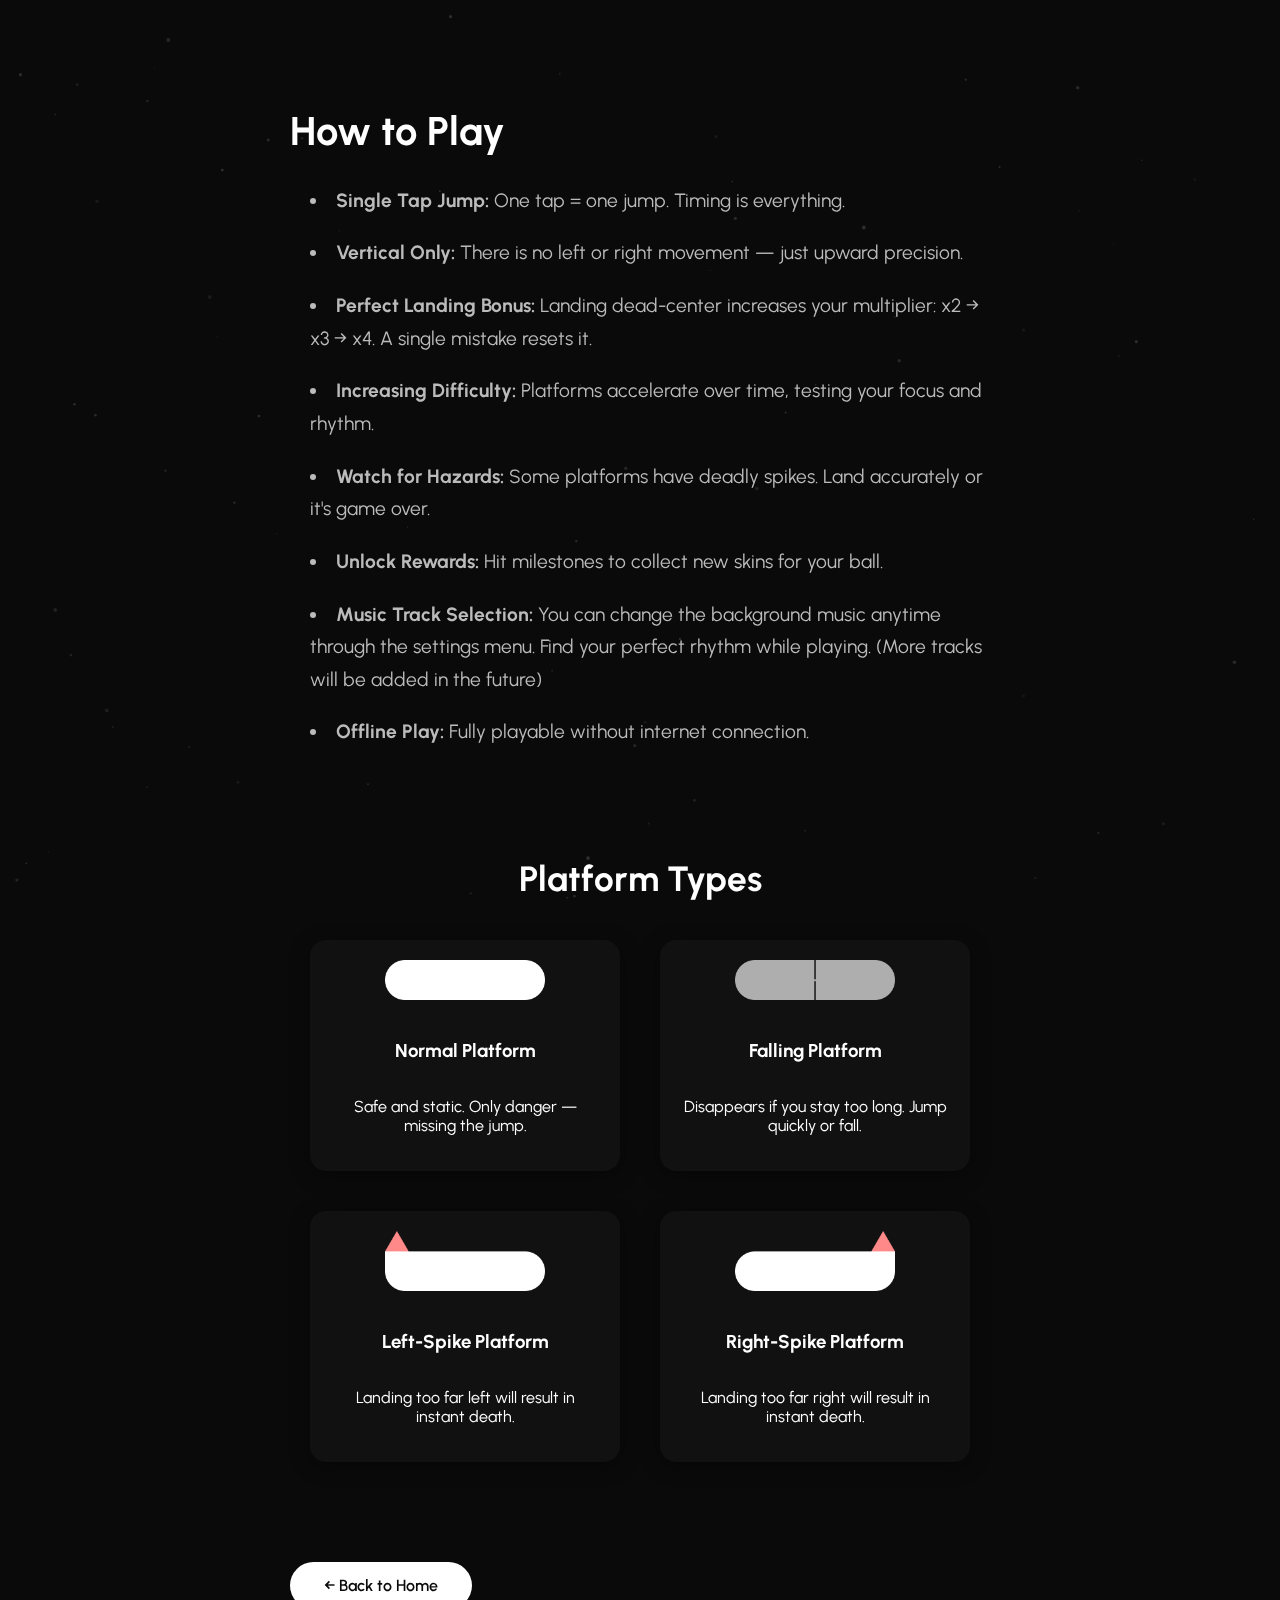
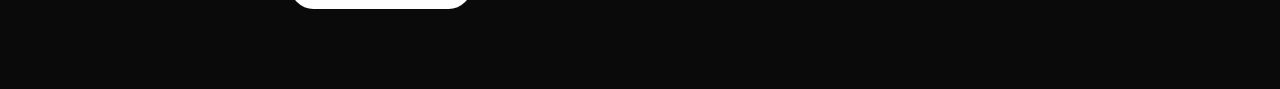
<file: guide.html>
<!DOCTYPE html>
<html lang="en">
<head>
  <meta charset="UTF-8" />
  <meta name="viewport" content="width=device-width, initial-scale=1" />
  <title>How to Play | Platform Jump</title>
  <link href="https://fonts.googleapis.com/css2?family=Urbanist:wght@400;600;700&display=swap" rel="stylesheet" />
  <style>
    body {
      background-color: #0a0a0a;
      font-family: 'Urbanist', sans-serif;
      margin: 0;
      padding: 0;
    }

    #loader {
      position: fixed;
      top: 0;
      left: 0;
      width: 100%;
      height: 100%;
      background-color: #0a0a0a;
      z-index: 9999;
      transition: opacity 1s ease, visibility 1s ease;
      opacity: 1;
      visibility: visible;
    }

    #loader.fade-out {
      opacity: 0;
      visibility: hidden;
    }

    #particles-canvas {
      position: fixed;
      top: 0;
      left: 0;
      width: 100%;
      height: 100%;
      z-index: -1;
      pointer-events: none;
    }

    .privacy-section {
      min-height: 100vh;
      display: flex;
      align-items: center;
      justify-content: center;
      padding: 80px 20px;
      background-color: transparent;
      text-align: center;
      color: #ffffff;
      position: relative;
      z-index: 1;
    }

    .privacy-content {
      max-width: 700px;
      margin: 0 auto;
      text-align: left;
    }

    .privacy-content h1 {
      font-size: 2.5rem;
      margin-bottom: 30px;
      color: #ffffff;
    }

    .privacy-list {
      list-style: disc inside;
      padding-left: 20px;
      color: #bbbbbb;
      font-size: 1.2rem;
      line-height: 1.7;
    }

    .privacy-list li {
      margin-bottom: 20px;
    }

    .back-home-button {
      display: inline-block;
      margin-top: 40px;
      padding: 14px 34px;
      background-color: #ffffff;
      color: #0a0a0a;
      font-weight: 600;
      border-radius: 30px;
      font-size: 1rem;
      text-decoration: none;
      transition: background-color 0.3s ease, transform 0.3s ease;
    }

    .back-home-button:hover {
      background-color: #dddddd;
      transform: translateY(-2px);
    }
  </style>
</head>
<body>

<canvas id="particles-canvas"></canvas>
<div id="loader"></div>

<main>
  <section id="how-to-play-page" class="privacy-section">
    <div class="privacy-content">
      <h1>How to Play</h1>

      <ul class="privacy-list">
        <li><strong>Single Tap Jump:</strong> One tap = one jump. Timing is everything.</li>
        <li><strong>Vertical Only:</strong> There is no left or right movement — just upward precision.</li>
        <li><strong>Perfect Landing Bonus:</strong> Landing dead-center increases your multiplier: x2 → x3 → x4. A single mistake resets it.</li>
        <li><strong>Increasing Difficulty:</strong> Platforms accelerate over time, testing your focus and rhythm.</li>
        <li><strong>Watch for Hazards:</strong> Some platforms have deadly spikes. Land accurately or it's game over.</li>
        <li><strong>Unlock Rewards:</strong> Hit milestones to collect new skins for your ball.</li>
        <li><strong>Music Track Selection:</strong> You can change the background music anytime through the settings menu. Find your perfect rhythm while playing. (More tracks will be added in the future)</li>
        <li><strong>Offline Play:</strong> Fully playable without internet connection.</li>
      </ul>

      <!-- PLATFORMS SECTION -->
      <section class="platform-section" style="padding: 60px 20px; color: white; max-width: 1200px; margin: 0 auto;">
        <h2 style="text-align: center; font-size: 2.2rem; margin-bottom: 40px;">Platform Types</h2>
        <div class="platform-list" style="display: grid; grid-template-columns: repeat(auto-fit, minmax(260px, 1fr)); gap: 40px;">
        
          <div class="platform-item" style="background: #111; border-radius: 16px; padding: 20px; text-align: center; box-shadow: 0 4px 20px rgba(0,0,0,0.4); display: flex; flex-direction: column; align-items: center;">
            <img src="assets/platforms/static.png" alt="Static Platform" style="width: 80%; max-width: 160px; border-radius: 12px; margin-bottom: 20px;">
            <h3>Normal Platform</h3>
            <p>Safe and static. Only danger — missing the jump.</p>
          </div>

          <div class="platform-item" style="background: #111; border-radius: 16px; padding: 20px; text-align: center; box-shadow: 0 4px 20px rgba(0,0,0,0.4); display: flex; flex-direction: column; align-items: center;">
            <img src="assets/platforms/falling.png" alt="Falling Platform" style="width: 80%; max-width: 160px; border-radius: 12px; margin-bottom: 20px;">
            <h3>Falling Platform</h3>
            <p>Disappears if you stay too long. Jump quickly or fall.</p>
          </div>

          <div class="platform-item" style="background: #111; border-radius: 16px; padding: 20px; text-align: center; box-shadow: 0 4px 20px rgba(0,0,0,0.4); display: flex; flex-direction: column; align-items: center;">
            <img src="assets/platforms/spike-left.png" alt="Spike Left Platform" style="width: 80%; max-width: 160px; border-radius: 12px; margin-bottom: 20px;">
            <h3>Left-Spike Platform</h3>
            <p>Landing too far left will result in instant death.</p>
          </div>

          <div class="platform-item" style="background: #111; border-radius: 16px; padding: 20px; text-align: center; box-shadow: 0 4px 20px rgba(0,0,0,0.4); display: flex; flex-direction: column; align-items: center;">
            <img src="assets/platforms/spike-right.png" alt="Spike Right Platform" style="width: 80%; max-width: 160px; border-radius: 12px; margin-bottom: 20px;">
            <h3>Right-Spike Platform</h3>
            <p>Landing too far right will result in instant death.</p>
          </div>

        </div>
      </section>

      <a href="index.html" class="back-home-button">← Back to Home</a>
    </div>
  </section>
</main>

<script>
  const loader = document.getElementById('loader');
  requestAnimationFrame(() => loader.classList.add('fade-out'));

  const canvas = document.getElementById('particles-canvas');
  const ctx = canvas.getContext('2d');
  let particlesArray;
  const numberOfParticles = 80;

  canvas.width = window.innerWidth;
  canvas.height = window.innerHeight;

  class Particle {
    constructor() {
      this.x = Math.random() * canvas.width;
      this.y = Math.random() * canvas.height;
      this.speedX = Math.random() * 0.5 - 0.25;
      this.speedY = Math.random() * 0.5 - 0.25;
      this.size = Math.random() * 1.5 + 0.5;
      this.opacity = Math.random() * 0.1 + 0.05;
    }
    update() {
      this.x += this.speedX;
      this.y += this.speedY;
      if (this.x > canvas.width) this.x = 0;
      if (this.x < 0) this.x = canvas.width;
      if (this.y > canvas.height) this.y = 0;
      if (this.y < 0) this.y = canvas.height;
    }
    draw() {
      ctx.fillStyle = `rgba(255, 255, 255, ${this.opacity})`;
      ctx.beginPath();
      ctx.arc(this.x, this.y, this.size, 0, Math.PI * 2);
      ctx.closePath();
      ctx.fill();
    }
  }

  function init() {
    particlesArray = [];
    for (let i = 0; i < numberOfParticles; i++) {
      particlesArray.push(new Particle());
    }
  }

  function animate() {
    ctx.clearRect(0, 0, canvas.width, canvas.height);
    for (let i = 0; i < particlesArray.length; i++) {
      particlesArray[i].update();
      particlesArray[i].draw();
    }
    requestAnimationFrame(animate);
  }

  init();
  animate();
</script>

</body>
</html>
</file>
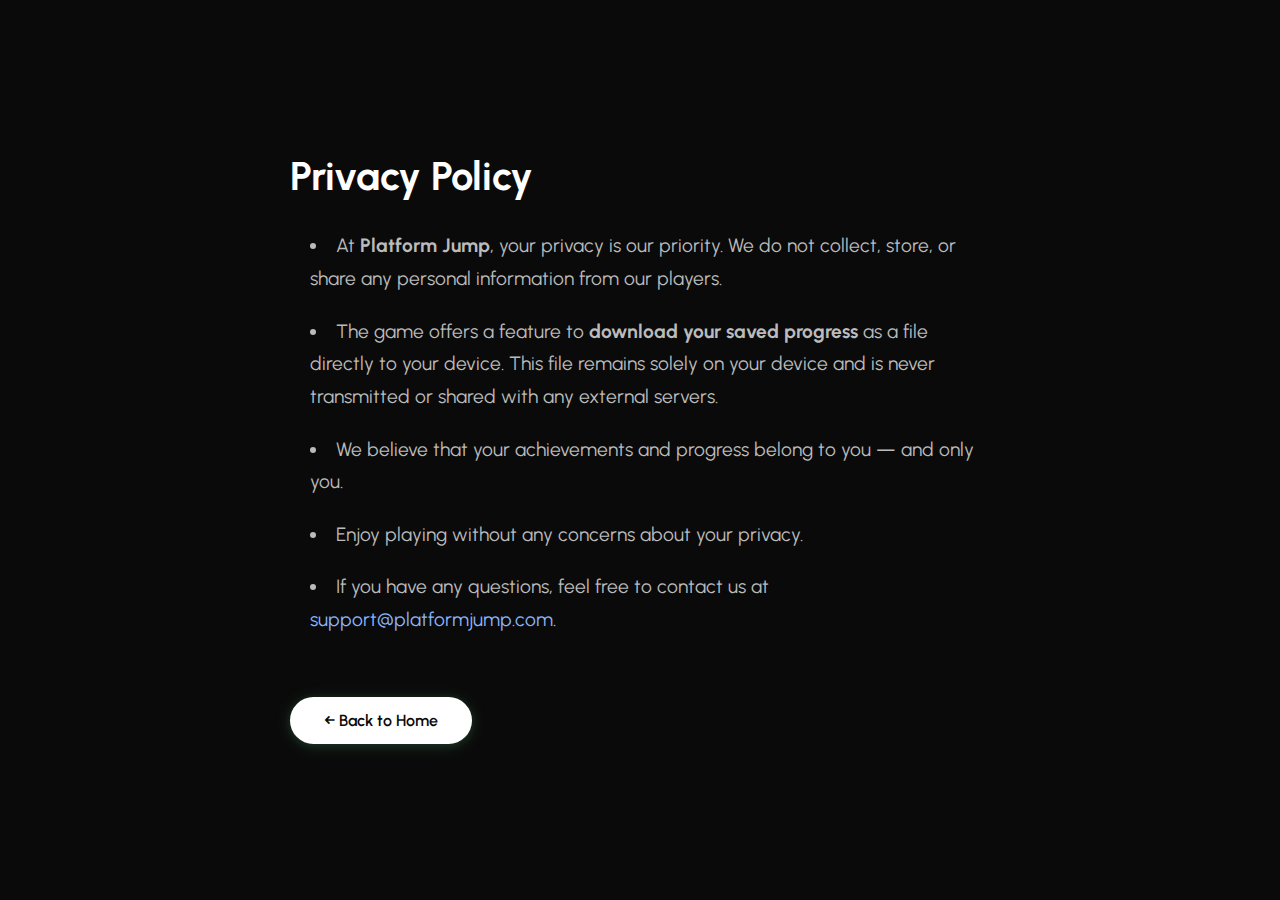
<file: privacy.html>
<!DOCTYPE html>
<html lang="en">
<head>
  <meta charset="UTF-8" />
  <meta name="viewport" content="width=device-width, initial-scale=1" />
  <title>Privacy Policy | Platform Jump</title>
  <link rel="stylesheet" href="style.css" />
  <link href="https://fonts.googleapis.com/css2?family=Urbanist:wght@400;600;700&display=swap" rel="stylesheet" />
</head>
<body>

<canvas id="particles-canvas"></canvas>
<div id="loader"></div>

<main>
    <section id="privacy-policy-page" class="privacy-section">
        <div class="privacy-content">
          <h1>Privacy Policy</h1>
      
          <ul class="privacy-list">
            <li>
              At <strong>Platform Jump</strong>, your privacy is our priority.
              We do not collect, store, or share any personal information from our players.
            </li>
      
            <li>
              The game offers a feature to <strong>download your saved progress</strong> as a file directly to your device.
              This file remains solely on your device and is never transmitted or shared with any external servers.
            </li>
      
            <li>
              We believe that your achievements and progress belong to you — and only you.
            </li>
      
            <li>
              Enjoy playing without any concerns about your privacy.
            </li>
      
            <li>
              If you have any questions, feel free to contact us at <a href="mailto:support@platformjump.com">support@platformjump.com</a>.
            </li>
          </ul>
      
          <a href="index.html" class="back-home-button">← Back to Home</a>
        </div>
      </section>
      
      
</main>

<script src="script.js"></script>

</body>
</html>
</file>
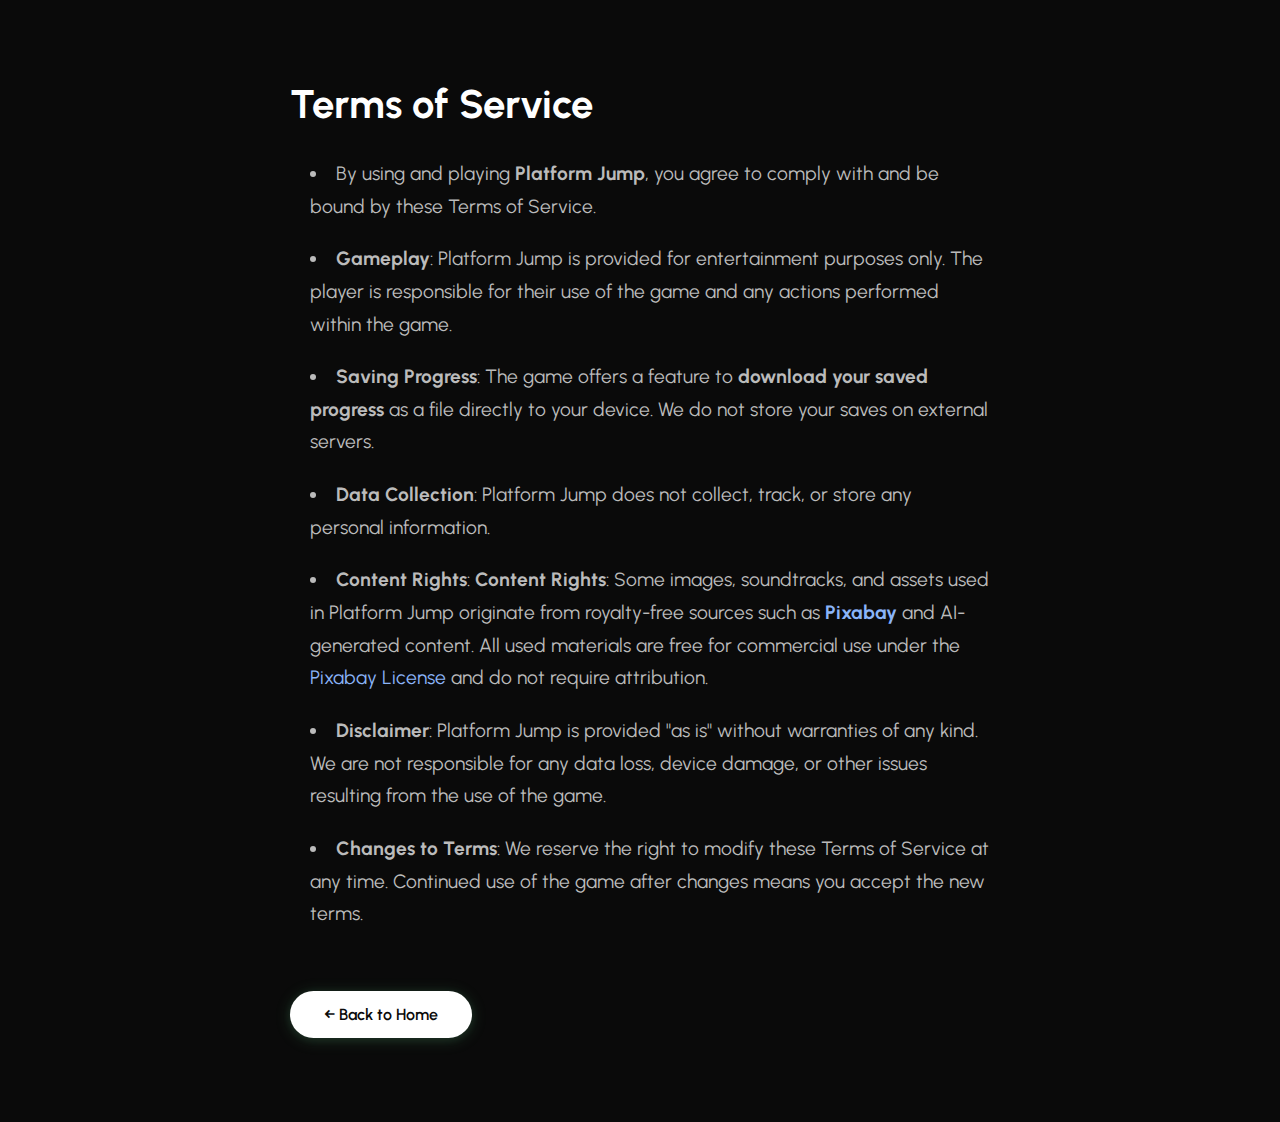
<file: terms.html>
<!DOCTYPE html>
<html lang="en">
<head>
  <meta charset="UTF-8" />
  <meta name="viewport" content="width=device-width, initial-scale=1" />
  <title>Terms of Service | Platform Jump</title>
  <link rel="stylesheet" href="style.css" />
  <link href="https://fonts.googleapis.com/css2?family=Urbanist:wght@400;600;700&display=swap" rel="stylesheet" />
  <link rel="apple-touch-icon" sizes="180x180" href="assets/icons/apple-touch-icon.png">
<link rel="icon" type="image/png" sizes="32x32" href="assets/icons/favicon-32x32.png">
<link rel="icon" type="image/png" sizes="16x16" href="assets/icons/favicon-16x16.png">
<link rel="manifest" href="assets/icons/site.webmanifest">
<link rel="mask-icon" href="assets/icons/safari-pinned-tab.svg" color="#5bbad5">
<meta name="msapplication-TileColor" content="#da532c">
<meta name="theme-color" content="#ffffff">
</head>
<body>

<canvas id="particles-canvas"></canvas>
<div id="loader"></div>

<main>
  <section id="terms-of-service-page" class="terms-section section-content">
    <div class="terms-content">
      <h1>Terms of Service</h1>

      <ul class="terms-list">
        <li>
          By using and playing <strong>Platform Jump</strong>, you agree to comply with and be bound by these Terms of Service.
        </li>

        <li>
          <strong>Gameplay</strong>:  
          Platform Jump is provided for entertainment purposes only. The player is responsible for their use of the game and any actions performed within the game.
        </li>

        <li>
          <strong>Saving Progress</strong>:  
          The game offers a feature to <strong>download your saved progress</strong> as a file directly to your device. We do not store your saves on external servers.
        </li>

        <li>
          <strong>Data Collection</strong>:  
          Platform Jump does not collect, track, or store any personal information.
        </li>

        <li>
          <strong>Content Rights</strong>:  
          <strong>Content Rights</strong>:  
Some images, soundtracks, and assets used in Platform Jump originate from royalty-free sources such as <strong><a href="https://pixabay.com">Pixabay</a></strong> and AI-generated content.  
All used materials are free for commercial use under the <a href="https://pixabay.com/service/license-summary/" target="_blank">Pixabay License</a> and do not require attribution.

        </li>

        <li>
          <strong>Disclaimer</strong>:  
          Platform Jump is provided "as is" without warranties of any kind. We are not responsible for any data loss, device damage, or other issues resulting from the use of the game.
        </li>

        <li>
          <strong>Changes to Terms</strong>:  
          We reserve the right to modify these Terms of Service at any time. Continued use of the game after changes means you accept the new terms.
        </li>
      </ul>

      <a href="index.html" class="back-home-button">← Back to Home</a>
    </div>
  </section>
</main>

<script src="script.js"></script>

</body>
</html>
</file>
<file: style.css>
/* Обнуление */
* {
    margin: 0;
    padding: 0;
    box-sizing: border-box;
}

body {
    background-color: #0a0a0a;
    font-family: 'Urbanist', sans-serif;
}
body.ru {
    font-family: 'Manrope', 'Urbanist', Arial, sans-serif;
}

/* Лоадер */
#loader {
    position: fixed;
    top: 0;
    left: 0;
    width: 100%;
    height: 100%;
    background-color: #0a0a0a;
    z-index: 9999;
    transition: opacity 1s ease, visibility 1s ease;
    opacity: 1;
    visibility: visible;
}

#loader.fade-out {
    opacity: 0;
    visibility: hidden;
}

/* Контент */
main {
    display: flex;
    flex-direction: column;
}

.content {
    height: 100vh;
    display: flex;
    align-items: center;
    justify-content: center;
    gap: 80px;
    max-width: 1200px;
    width: 90%;
    margin: 0 auto;
    position: relative;
}

.text-block {
    flex: unset;
    text-align: left;
}

.text-block h1 {
    font-size: 4rem;
    color: #ffffff;
    font-weight: 700;
    letter-spacing: 1px;
    margin-bottom: 20px;
}

.text-block p {
    font-size: 1.25rem;
    color: #bbbbbb;
    margin-top: 10px;
    letter-spacing: 0.5px;
}

.animation-block {
    flex: unset;
    position: relative;
    width: 300px;
    height: 300px;
}

.platform {
    position: absolute;
    bottom: 40px;
    left: 50%;
    transform: translateX(-50%);
    width: 180px;
    height: 35px;
    background-color: #ffffff;
    border-radius: 50px;
    box-shadow: 0 4px 12px rgba(255, 255, 255, 0.1);
}

.ball {
    position: absolute;
    bottom: 70px;
    left: 50%;
    transform: translateX(-50%);
    width: 40px;
    height: 40px;
    background-color: #ffffff;
    border-radius: 50%;
    box-shadow: 0 4px 20px rgba(255, 255, 255, 0.2);
    animation: jump 4s cubic-bezier(0.5, 0, 0.5, 1) infinite;
}

@keyframes jump {
    0% { transform: translate(-50%, 0); }
    30% { transform: translate(-50%, -150px); }
    50% { transform: translate(-50%, 0); }
    80% { transform: translate(-50%, -150px); }
    100% { transform: translate(-50%, 0); }
}

/* Стрелка */
.arrow-down {
    position: absolute;
    bottom: 100px;
    left: 50%;
    transform: translateX(-50%);
    cursor: pointer;
    animation: bounceArrow 2s infinite;
}

.arrow-down img {
    width: 40px;
    height: auto;
    filter: brightness(1.5);
    transition: transform 0.3s ease;
}

.arrow-down:hover img {
    transform: translateY(5px) scale(1.1);
}

@keyframes bounceArrow {
    0%, 100% { transform: translateX(-50%) translateY(0); }
    50% { transform: translateX(-50%) translateY(10px); }
}

/* Описание игры */
#description-section {
    min-height: 100vh;
    background: linear-gradient(to bottom, #0a0a0a 0%, #253327 100%);
    display: flex;
    flex-direction: column;
    justify-content: center;
    align-items: center;
    padding: 80px 20px;
    text-align: center;
}


.description-content h2 {
    font-size: 3rem;
    color: #ffffff;
    margin-bottom: 20px;
}

.description-content p {
    font-size: 1.3rem;
    color: #bbbbbb;
    max-width: 600px;
    margin: 0 auto;
}

.discover-button {
    margin-top: 30px;
  }
  
  .discover-button a {
    display: inline-block;
    padding: 14px 34px;
    background-color: #ffffff;
    color: #0a0a0a;
    font-weight: 600;
    border-radius: 30px;
    font-size: 1rem;
    text-decoration: none;
    transition: background-color 0.3s ease, transform 0.3s ease;
  }
  
  .discover-button a:hover {
    background-color: #dddddd;
    transform: translateY(-2px);
  }
  

/* Скроллбар */
::-webkit-scrollbar {
    width: 8px;
}

::-webkit-scrollbar-track {
    background: #0a0a0a00;
}

::-webkit-scrollbar-thumb {
    background: #131a15;
    border-radius: 10px;
    transition: background 0.3s ease;
}

::-webkit-scrollbar-thumb:hover {
    background: #28352c;
}





/* Фишки игры */
/* Фишки игры */
#features-section {
    min-height: 100vh;
    background: linear-gradient(to bottom, #253327 0%, #0a0a0a 100%);
    display: flex;
    flex-direction: column;
    justify-content: center; /* Центрируем всё */
    align-items: center;
    padding: 80px 20px;
}

.features {
    display: flex;
    flex-direction: column;
    align-items: center; /* Центрируем весь список */
    gap: 50px;
    max-width: 1000px;
    width: 100%;
}

.feature-item {
    display: flex;
    align-items: center;
    gap: 30px; /* Небольшой отступ между иконкой и текстом */
}

.feature-icon img {
    width: 120px;
    height: auto;
    opacity: 0.9;
    filter: brightness(1.2);
    transition: opacity 0.3s ease;
}

.feature-icon img:hover {
    opacity: 0.6;
}

.feature-text {
    text-align: left;
}

.feature-text h4 {
    font-size: 1.8rem;
    color: #ffffff;
    margin-bottom: 10px;
}

.feature-text p {
    font-size: 1.2rem;
    color: #cccccc;
}
@media (max-width: 768px) {
    .animation-block {
        display: none;
    }
    .text-block {
      text-align: center;
    }
  
    .text-block h1 {
      font-size: 2.5rem; /* немного меньше шрифт на мобилках */
    }
  
    .text-block p {
      font-size: 1.2rem;
    }
  }
html {
    background-color: #0a0a0a;
    scroll-behavior: smooth;
  }
  



/* Скриншоты */
#screenshots-section {
    padding: 80px 0;
    background: linear-gradient(to bottom, #0a0a0a 0%, #0a0a0a 50%);
    text-align: center;
  }
  
  #screenshots-section h2 {
    font-size: 2.5rem;
    color: #ffffff;
    margin-bottom: 40px;
  }
  
  .screenshots-wrapper {
    overflow-x: auto;
    overflow-y: hidden; /* ⬅️ чтобы не было вертикального скролла */
    padding: 0 20px;
    display: flex;
    justify-content: center;
    position: relative;
    z-index: 1; /* чтобы родитель не перекрывал потомка */
  }
  
  
  .screenshots {
    display: flex;
    gap: 20px;
    justify-content: center; /* Центруем сами скриншоты */
    align-items: center;
  }
  
  .screenshots img {
    width: 220px;
    height: auto;
    border-radius: 20px;
    flex-shrink: 0;
    opacity: 0.9;
    transition: transform 0.3s ease, opacity 0.3s ease;
    will-change: transform;
    z-index: 1;
    transform-origin: center center; /* важно */
    margin-top: 10px;
    margin-bottom: 10px;
  }
  
  
  .screenshots img:hover {
    transform: scale(1.05);
    opacity: 1;
    z-index: 10;
    position: relative; /* Делает элемент поверх соседей */
  }
  
  .screenshots-wrapper::-webkit-scrollbar {
    height: 8px;
  }
  
  .screenshots-wrapper::-webkit-scrollbar-thumb {
    background: #444444;
    border-radius: 10px;
  }
  
  .screenshots-wrapper::-webkit-scrollbar-track {
    background: transparent;
  }
  



  .carousel-container {
    width: 100%;
    overflow: hidden;
    display: flex;
    justify-content: center;
    padding: 80px 0;
  }
  
  .carousel {
    display: flex;
    align-items: center;
    position: relative;
    width: 660px;
    height: 480px;
  }
  
  .carousel-img {
    position: absolute;
    transition: all 0.6s ease;
    border-radius: 20px;
    width: 200px;
    height: auto;
    opacity: 0;
    transform: scale(0.8);
    z-index: 1;
  }
  
  /* Центр */
  .carousel-img.active {
    opacity: 1;
    transform: scale(1);
    left: 50%;
    transform: translateX(-50%) scale(1);
    z-index: 3;
  }
  
  /* Право */
  .carousel-img.next {
    opacity: 0.5;
    left: 75%;
    transform: translateX(-50%) scale(0.8);
    z-index: 2;
  }
  
  /* Лево */
  .carousel-img.prev {
    opacity: 0.5;
    left: 25%;
    transform: translateX(-50%) scale(0.8);
    z-index: 2;
  }
  





/* Команда */
#about-section {
  padding: 100px 20px;
  background: transparent;
  text-align: center;
}

.about-content h2 {
  font-size: 2.5rem;
  color: #ffffff;
  margin-bottom: 30px;
}

.about-content p {
  font-size: 1.2rem;
  color: #bbbbbb;
  max-width: 800px;
  margin: 0 auto;
  line-height: 1.6;
}


/* Частички */
#particles-canvas {
  position: fixed;
  top: 0;
  left: 0;
  width: 100vw;
  height: 100vh;
  z-index: 0;
  pointer-events: none;
  touch-action: none;
}




/* Ссылки */
#download-section {
  min-height: 80vh;
  background: linear-gradient(to bottom, #253327 0%, #0a0a0a 100%);
  display: flex;
  flex-direction: column;
  justify-content: center;
  align-items: center;
  padding: 80px 20px;
  text-align: center;
}

.download-content h2 {
  font-size: 2.5rem;
  color: #ffffff;
  margin-bottom: 20px;
}

.download-content p {
  font-size: 1.2rem;
  color: #bbbbbb;
  margin-bottom: 40px;
}

.download-buttons {
  display: flex;
  gap: 20px;
}

.store-button {
  display: flex;
  align-items: center;
  justify-content: center;
  opacity: 0.4;
  pointer-events: none;
  cursor: not-allowed;
  transition: opacity 0.5s ease;
}

.store-button img {
  height: 60px;
}

/* Когда будет активная версия — уберём класс disabled и будет так: */
.store-button.active {
  opacity: 1;
  pointer-events: auto;
  cursor: pointer;
}


.download-buttons {
  display: flex;
  justify-content: center; /* Центрируем горизонтально */
  align-items: center;     /* Центрируем вертикально (если надо) */
  gap: 20px; /* Отступ между кнопками */
  flex-wrap: wrap; /* Чтобы на маленьких экранах переносились */
  margin-top: 20px;
}

.release-date {
  margin-top: 30px;
  font-size: 1.1rem;
  color: #bbbbbb;
  opacity: 0.7;
}




/* Footer */
.site-footer {
  border-top: 1px solid rgba(255, 255, 255, 0.1);
  background: #0a0a0a;
  padding: 60px 20px;
  text-align: center;
  font-size: 0.9rem;
  color: rgba(255, 255, 255, 0.6);
}

.footer-content {
  max-width: 1200px;
  margin: 0 auto;
}

.footer-sections {
  display: flex;
  justify-content: center;
  gap: 60px;
  flex-wrap: wrap;
  margin-bottom: 40px;
}

.footer-section {
  min-width: 150px;
  text-align: left;
}

.footer-section h4 {
  color: #ffffff;
  font-size: 1rem;
  margin-bottom: 15px;
}

.footer-section ul {
  list-style: none;
  padding: 0;
  margin: 0;
}

.footer-section ul li {
  margin-bottom: 10px;
}

.footer-section ul li a {
  color: rgba(255, 255, 255, 0.7);
  text-decoration: none;
  transition: color 0.3s ease;
  font-weight: 500;
}

.footer-section ul li a:hover {
  color: #ffffff;
}

.footer-bottom {
  font-size: 0.8rem;
  opacity: 0.6;
}

/* Адаптив на мобилках */
@media (max-width: 768px) {
  .footer-sections {
    flex-direction: column;
    align-items: center;
    gap: 40px;
  }

  .footer-section {
    text-align: center;
  }
}



.footer-content span {
  margin: 5px 10px;
}

.footer-socials {
  margin-top: 20px;
  display: flex;
  gap: 20px;
  justify-content: center;
}

.footer-socials img {
  width: 24px;
  height: 24px;
  opacity: 0.7;
  transition: opacity 0.3s ease, transform 0.3s ease;
}

.footer-socials img:hover {
  opacity: 1;
  transform: scale(1.1);
}




.navbar {
  width: 100%;
  height: 70px; /* добавляем фиксированную высоту */
  position: fixed;
  top: 0;
  left: 0;
  background: rgba(0, 0, 0, 0.4);
  z-index: 10000;
  display: flex; /* добавляем флекс */
  justify-content: center;
  align-items: center; /* центрируем по вертикали */
  backdrop-filter: blur(10px);
  transform: translateY(-10px);
  opacity: 0;
  transition: transform 0.6s ease, opacity 0.6s ease;
}


.navbar.visible {
  transform: translateY(0);
  opacity: 1;
}

.navbar-inner {
  display: flex;
  align-items: center;
  justify-content: flex-end;
  max-width: 1200px;
  margin: 0 auto;
  width: 100%;
  position: relative;
}

.nav-content {
  position: absolute;
  left: 50%;
  top: 50%;
  transform: translate(-50%, -50%);
  display: flex;
  justify-content: center;
  gap: 36px;
  max-width: 1000px;
  min-width: 700px;
  flex-wrap: nowrap;
}

.nav-content a {
  color: #ffffff;
  text-decoration: none;
  font-weight: 600;
  font-size: 1rem;
  letter-spacing: 0.5px;
  transition: color 0.3s ease;
}

.nav-content a:hover {
  color: #bbbbbb;
}

.lang-switcher {
  margin-left: 32px;
  display: flex;
  gap: 8px;
  align-items: center;
}

.burger {
  margin-left: 24px;
}

@media (max-width: 1100px) {
  .nav-content {
    gap: 24px;
    min-width: 0;
    max-width: 100vw;
  }
}
@media (max-width: 900px) {
  .nav-content {
    gap: 14px;
  }
}

@media (max-width: 1024px) {
  .navbar-inner {
    max-width: 100vw;
    padding: 0 10px;
  }
  .lang-switcher {
    margin-left: 12px;
  }
}

@media (max-width: 768px) {
  .navbar-inner {
    justify-content: flex-start;
  }
  .nav-content {
    position: static;
    left: unset;
    top: unset;
    transform: none;
    flex: unset;
    justify-content: center;
    width: 100%;
  }
  .burger {
    margin-left: auto;
    margin-right: 8px;
  }
  .lang-switcher {
    margin-left: 0;
    margin-right: 4px;
    margin-top: 0;
    position: static;
  }
}

/* Бургер кнопка */
.burger {
  display: none;
  flex-direction: column;
  justify-content: space-between;
  width: 25px;
  height: 18px;
  cursor: pointer;
  z-index: 10001;
}
.burger.open div:nth-child(1) {
  transform: rotate(45deg) translate(5px, 5px);
}

.burger.open div:nth-child(2) {
  opacity: 0;
}

.burger.open div:nth-child(3) {
  transform: rotate(-45deg) translate(5px, -5px);
}


.burger div {
  width: 100%;
  height: 3px;
  background-color: #fff;
  border-radius: 2px;
  transition: 0.3s ease;
}

/* Навигационное меню */
.nav-content {
  display: flex;
  gap: 40px;
}

@media (max-width: 768px) {
  .burger {
      display: flex;
      position: absolute; /* а не fixed */
      top: 50%;
      right: 20px;
      transform: translateY(-50%); /* идеально по центру */
      z-index: 10001;
    }

  .nav-content {
    position: fixed;
    top: 80px;
    right: 20px;
    width: 240px;
    background: rgba(10, 10, 10, 0.7);
    backdrop-filter: blur(12px);
    border-radius: 20px;
    flex-direction: column;
    align-items: center;
    gap: 20px;
    padding: 20px 0;
    transform: translateX(300px);
    transition: transform 0.4s ease, opacity 0.4s ease;
    opacity: 0;
    box-shadow: 0 8px 32px rgba(0,0,0,0.2);
    
  }

  .nav-content.active {
    transform: translateX(0);
    opacity: 1;
  }

  .nav-content a {
      display: flex; /* было inline — делаем flex */
      align-items: center;
      justify-content: center;
      width: 100%; /* чтобы заполнял всю ширину блока */
      padding: 15px 20px;
      font-size: 1.1rem;
      font-weight: 600;
      color: #ffffff;
      text-decoration: none;
      border-radius: 0px;
      transition: background 0.3s ease, color 0.3s ease;
  }
  

  .nav-content a:hover {
    background: rgba(255,255,255,0.1);
    color: #bbbbbb;
  }
}



    /* Стили для страницы политики */
.privacy-section {
    min-height: 100vh;
    display: flex;
    align-items: center;
    justify-content: center;
    padding: 80px 20px;
    background-color: #0a0a0a;
    text-align: center;
    color: #ffffff;
    position: relative;
    z-index: 2;
  }
  
  .privacy-content {
    max-width: 700px;
    margin: 0 auto;
    text-align: left; /* <-- ВЫРАВНИВАЕМ ВЛЕВО */
  }
  
  .privacy-content h1 {
    font-size: 2.5rem;
    margin-bottom: 30px;
    color: #ffffff;
    text-align: left; /* теперь слева */
  }
  
  
  .privacy-list {
    list-style: disc inside; /* кружочки */
    padding-left: 20px;
    color: #bbbbbb;
    font-size: 1.2rem;
    line-height: 1.7;
  }
  
  .privacy-list li {
    margin-bottom: 20px;
  }
  
  .back-home-button {
    display: inline-block;
    margin-top: 40px;
    padding: 14px 34px;
    background-color: #ffffff;
    color: #0a0a0a;
    font-weight: 600;
    border-radius: 30px;
    font-size: 1rem;
    text-decoration: none;
    transition: background-color 0.3s ease, transform 0.3s ease;
  }
  
  .back-home-button:hover {
    background-color: #dddddd;
    transform: translateY(-2px);
  }
  


  /* Стили для страницы условий использования */
  .terms-section {
    min-height: 100vh;
    display: flex;
    align-items: center;
    justify-content: center;
    padding: 80px 20px;
    background-color: #0a0a0a;
    text-align: left;
    color: #ffffff;
    position: relative;
    z-index: 2;
  }
  
  .terms-content {
    max-width: 700px;
  }
  
  .terms-content h1 {
    font-size: 2.5rem;
    margin-bottom: 30px;
    text-align: left;
  }
  
  .terms-list {
    list-style: disc inside;
    padding-left: 20px;
    color: #bbbbbb;
    font-size: 1.2rem;
    line-height: 1.7;
  }
  
  .terms-list li {
    margin-bottom: 20px;
  }
  
  .back-home-button {
    display: inline-block;
    margin-top: 40px;
    padding: 14px 34px;
    background-color: #ffffff;
    color: #0a0a0a;
    font-weight: 600;
    border-radius: 30px;
    font-size: 1rem;
    text-decoration: none;
    transition: background-color 0.3s ease, transform 0.3s ease;
  }
  
  .back-home-button:hover {
    background-color: #dddddd;
    transform: translateY(-2px);
  }
  

  a {
    color: #8ab4f8; /* ← или выбери любой цвет из списка выше */
    text-decoration: none;
  }

/* Scroll reveal animation */
.reveal {
  opacity: 0;
  transform: translateY(40px);
  transition: opacity 0.8s cubic-bezier(0.4,0,0.2,1), transform 0.8s cubic-bezier(0.4,0,0.2,1);
}
.reveal.visible {
  opacity: 1;
  transform: none;
}

.lang-switcher {
  display: flex;
  gap: 8px;
  align-items: center;
  margin-left: 24px;
}
.lang-btn {
  background: none;
  border: 1.5px solid #fff;
  color: #fff;
  font-weight: 600;
  border-radius: 8px;
  padding: 4px 14px;
  cursor: pointer;
  font-size: 1rem;
  opacity: 0.7;
  transition: background 0.2s, color 0.2s, opacity 0.2s;
}
.lang-btn.active, .lang-btn:hover {
  background: #fff;
  color: #0a0a0a;
  opacity: 1;
}
@media (max-width: 768px) {
  .lang-switcher {
    margin-left: 0;
    margin-top: 10px;
  }
}

#faq-section {
  min-height: 60vh;
  background: linear-gradient(to bottom, #0a0a0a 0%, #253327 100%);
  display: flex;
  flex-direction: column;
  justify-content: center;
  align-items: center;
  padding: 80px 20px;
  text-align: center;
}
.faq-content {
  max-width: 800px;
  margin: 0 auto;
}
.faq-content h2 {
  font-size: 2.5rem;
  color: #fff;
  margin-bottom: 40px;
}
.faq-list {
  display: flex;
  flex-direction: column;
  gap: 18px;
}
.faq-item {
  background: #111;
  border-radius: 16px;
  padding: 0;
  box-shadow: 0 4px 20px rgba(0,0,0,0.25);
  color: #fff;
  transition: box-shadow 0.3s;
  overflow: hidden;
}
.faq-item:hover {
  box-shadow: 0 8px 32px rgba(0,0,0,0.35);
}
.faq-question-row {
  display: flex;
  align-items: center;
  cursor: pointer;
  padding: 24px 28px;
  font-size: 1.2rem;
  font-weight: 700;
  color: #fff;
  user-select: none;
  transition: background 0.2s;
  gap: 14px;
  text-align: left;
  justify-content: flex-start;
}
.faq-item.open .faq-question-row {
  background: rgba(138,180,248,0.07);
}
.faq-icon {
  width: 28px;
  height: 28px;
  min-width: 28px;
  min-height: 28px;
  margin-right: 0;
  position: relative;
  display: flex;
  align-items: center;
  justify-content: center;
  transition: transform 0.3s cubic-bezier(.4,0,.2,1);
}
.faq-question {
  display: flex;
  align-items: center;
  line-height: 1.3;
  color: #fff;
  transition: color 0.3s;
  text-align: left;
}
.faq-item.open .faq-question {
  color: #fff;
}
.faq-icon-bar {
  position: absolute;
  width: 20px;
  height: 3px;
  background: #3fa072;
  border-radius: 2px;
  transition: transform 0.3s cubic-bezier(.4,0,.2,1), opacity 0.3s cubic-bezier(.4,0,.2,1), background 0.3s;
}
.faq-icon-bar.first {
  transform: rotate(0deg) translateY(-6px);
}
.faq-icon-bar.second {
  transform: rotate(0deg) translateY(6px);
}
.faq-item.open .faq-icon-bar.first {
  transform: rotate(45deg) translateY(0);
}
.faq-item.open .faq-icon-bar.second {
  transform: rotate(-45deg) translateY(0);
}
.faq-answer {
  max-height: 0;
  opacity: 0;
  padding: 0 28px;
  font-size: 1.1rem;
  color: #bbbbbb;
  background: none;
  transition: max-height 0.4s cubic-bezier(.4,0,.2,1), opacity 0.3s, padding 0.3s;
  overflow: hidden;
  text-align: center;
  display: flex;
  justify-content: center;
  align-items: center;
}
.faq-item.open .faq-answer {
  max-height: 300px;
  opacity: 1;
  padding: 18px 28px 18px 28px;
}
@media (max-width: 600px) {
  .faq-question-row {
    padding: 16px 10px;
    font-size: 1.05rem;
  }
  .faq-answer {
    padding: 0 10px;
  }
}

.discover-button a, .back-home-button, .store-button.active {
  position: relative;
  overflow: hidden;
  box-shadow: 0 2px 16px 0 rgba(123, 228, 149, 0.18), 0 1.5px 8px 0 rgba(63, 160, 114, 0.12);
  transition: box-shadow 0.25s, transform 0.15s;
}
.discover-button a:hover, .back-home-button:hover, .store-button.active:hover {
  box-shadow: 0 4px 32px 0 rgba(123, 228, 149, 0.32), 0 2px 12px 0 rgba(63, 160, 114, 0.18);
  transform: translateY(-2px) scale(1.04);
}
.discover-button a:active, .back-home-button:active, .store-button.active:active {
  box-shadow: 0 1px 4px 0 rgba(63, 160, 114, 0.10);
  transform: scale(0.97);
}
.ripple {
  position: absolute;
  border-radius: 50%;
  transform: scale(0);
  animation: ripple 0.6s linear;
  background: rgba(123, 228, 149, 0.25);
  pointer-events: none;
  z-index: 2;
}
@keyframes ripple {
  to {
    transform: scale(2.5);
    opacity: 0;
  }
}

.cursor-wave {
  position: absolute;
  pointer-events: none;
  border-radius: 50%;
  width: 60px;
  height: 60px;
  background: radial-gradient(circle, rgba(18, 219, 0, 0.22) 0%, rgba(123,228,149,0.10) 60%, rgba(123,228,149,0.01) 100%);
  transform: translate(-50%, -50%) scale(0.7);
  opacity: 0;
  transition: opacity 0.45s, transform 0.28s;
  z-index: 2;
}
.cursor-wave.active {
  opacity: 1;
  transform: translate(-50%, -50%) scale(1.2);
}
</file>
